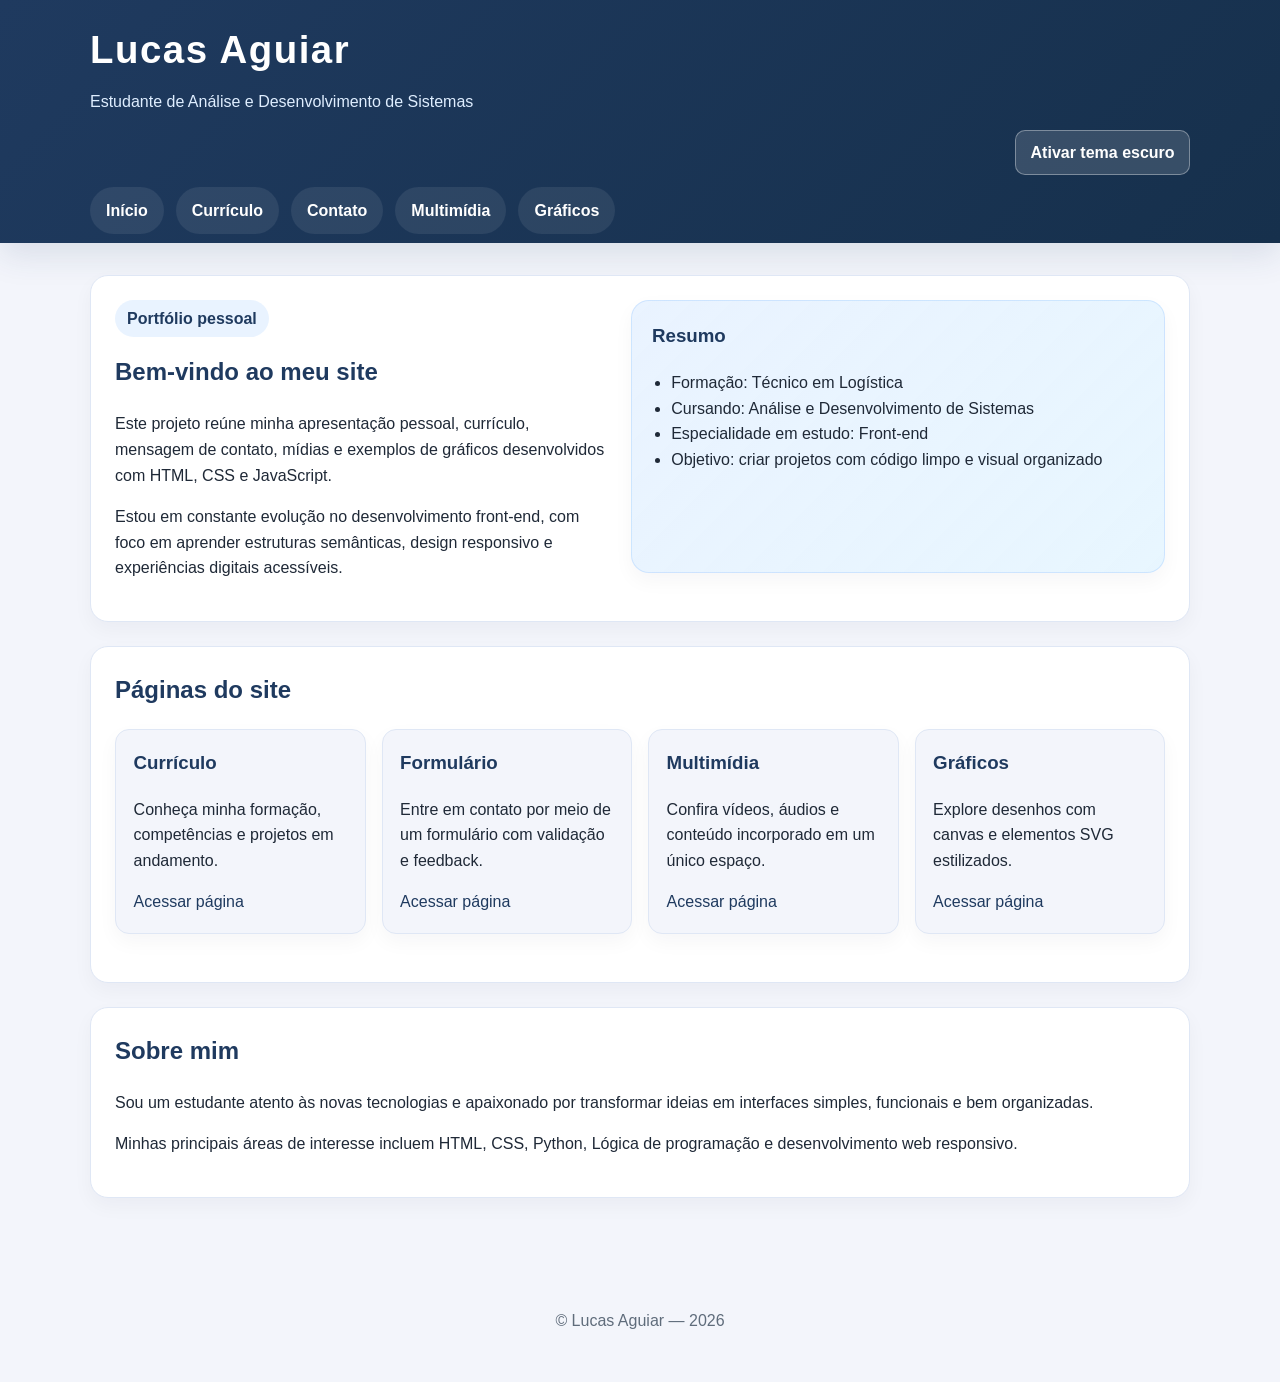
<file: index.html>
<!DOCTYPE html>
<html lang="pt-BR">
  <head>
    <meta charset="UTF-8" />
    <meta name="viewport" content="width=device-width, initial-scale=1.0" />
    <title>Lucas Aguiar | Portfólio</title>
    <link rel="stylesheet" href="css/estilos.css" />
    <script src="js/scripts.js" defer></script>
  </head>
  <body>
    <header class="site-header">
      <div class="container">
        <h1>Lucas Aguiar</h1>
        <p>Estudante de Análise e Desenvolvimento de Sistemas</p>

        <div class="header-actions">
          <button type="button" class="theme-toggle" data-theme-toggle aria-pressed="false">
            Ativar tema escuro
          </button>
          <span class="visually-hidden" data-theme-status aria-live="polite"></span>
        </div>

        <nav aria-label="Menu principal">
          <ul>
            <li><a href="index.html">Início</a></li>
            <li><a href="curriculo.html">Currículo</a></li>
            <li><a href="formulario.html">Contato</a></li>
            <li><a href="multimidia.html">Multimídia</a></li>
            <li><a href="graficos.html">Gráficos</a></li>
          </ul>
        </nav>
      </div>
    </header>

    <main class="container">
      <section class="hero">
        <div>
          <span class="badge">Portfólio pessoal</span>
          <h2>Bem-vindo ao meu site</h2>
          <p>
            Este projeto reúne minha apresentação pessoal, currículo, mensagem de contato,
            mídias e exemplos de gráficos desenvolvidos com HTML, CSS e JavaScript.
          </p>
          <p>
            Estou em constante evolução no desenvolvimento front-end, com foco em
            aprender estruturas semânticas, design responsivo e experiências digitais
            acessíveis.
          </p>
        </div>

        <aside class="callout">
          <h3>Resumo</h3>
          <ul>
            <li>Formação: Técnico em Logística</li>
            <li>Cursando: Análise e Desenvolvimento de Sistemas</li>
            <li>Especialidade em estudo: Front-end</li>
            <li>Objetivo: criar projetos com código limpo e visual organizado</li>
          </ul>
        </aside>
      </section>

      <section>
        <h2>Páginas do site</h2>
        <div class="card-grid">
          <article class="card">
            <h3>Currículo</h3>
            <p>Conheça minha formação, competências e projetos em andamento.</p>
            <a href="curriculo.html">Acessar página</a>
          </article>

          <article class="card">
            <h3>Formulário</h3>
            <p>Entre em contato por meio de um formulário com validação e feedback.</p>
            <a href="formulario.html">Acessar página</a>
          </article>

          <article class="card">
            <h3>Multimídia</h3>
            <p>Confira vídeos, áudios e conteúdo incorporado em um único espaço.</p>
            <a href="multimidia.html">Acessar página</a>
          </article>

          <article class="card">
            <h3>Gráficos</h3>
            <p>Explore desenhos com canvas e elementos SVG estilizados.</p>
            <a href="graficos.html">Acessar página</a>
          </article>
        </div>
      </section>

      <section>
        <h2>Sobre mim</h2>
        <p>
          Sou um estudante atento às novas tecnologias e apaixonado por transformar
          ideias em interfaces simples, funcionais e bem organizadas.
        </p>
        <p>
          Minhas principais áreas de interesse incluem HTML, CSS, Python, Lógica de
          programação e desenvolvimento web responsivo.
        </p>
      </section>
    </main>

    <footer class="site-footer">
      <p>© Lucas Aguiar — 2026</p>
    </footer>
  </body>
</html>
</file>
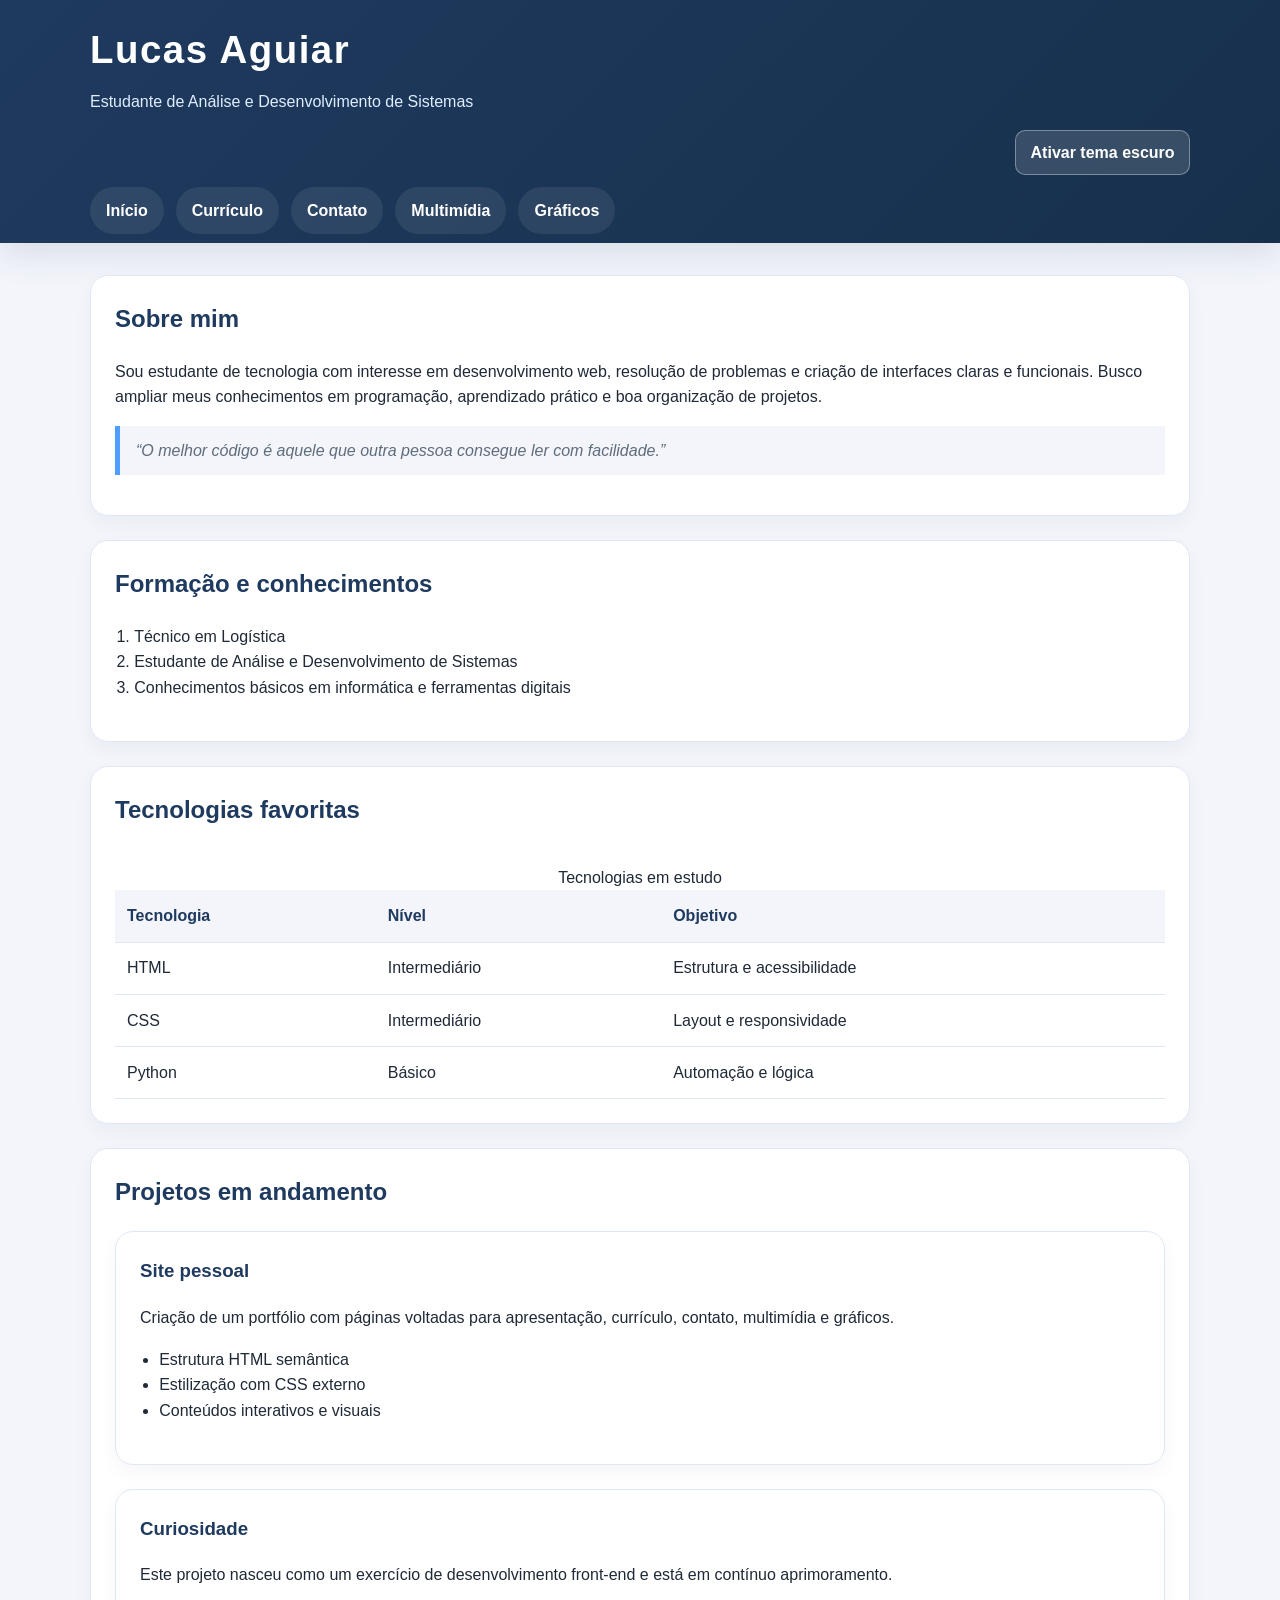
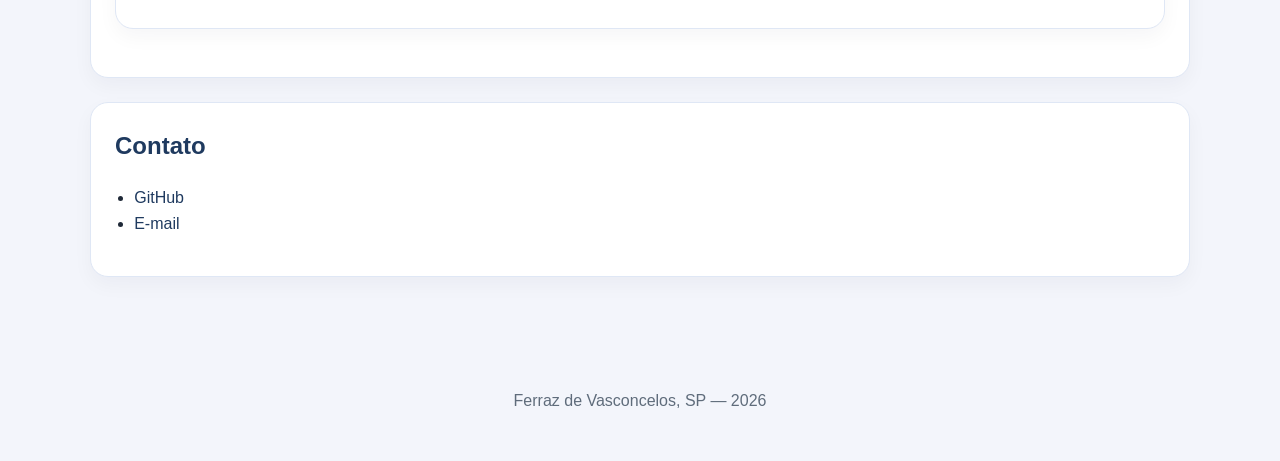
<file: curriculo.html>
<!DOCTYPE html>
<html lang="pt-BR">
  <head>
    <meta charset="UTF-8" />
    <meta name="viewport" content="width=device-width, initial-scale=1.0" />
    <title>Currículo | Lucas Aguiar</title>
    <link rel="stylesheet" href="css/estilos.css" />
    <script src="js/scripts.js" defer></script>
  </head>
  <body>
    <header class="site-header">
      <div class="container">
        <h1>Lucas Aguiar</h1>
        <p>Estudante de Análise e Desenvolvimento de Sistemas</p>

        <div class="header-actions">
          <button type="button" class="theme-toggle" data-theme-toggle aria-pressed="false">
            Ativar tema escuro
          </button>
          <span class="visually-hidden" data-theme-status aria-live="polite"></span>
        </div>

        <nav aria-label="Menu principal">
          <ul>
            <li><a href="index.html">Início</a></li>
            <li><a href="curriculo.html">Currículo</a></li>
            <li><a href="formulario.html">Contato</a></li>
            <li><a href="multimidia.html">Multimídia</a></li>
            <li><a href="graficos.html">Gráficos</a></li>
          </ul>
        </nav>
      </div>
    </header>

    <main class="container">
      <section>
        <h2>Sobre mim</h2>
        <p>
          Sou estudante de tecnologia com interesse em desenvolvimento web, resolução de
          problemas e criação de interfaces claras e funcionais. Busco ampliar meus
          conhecimentos em programação, aprendizado prático e boa organização de projetos.
        </p>
        <blockquote>
          “O melhor código é aquele que outra pessoa consegue ler com facilidade.”
        </blockquote>
      </section>

      <section>
        <h2>Formação e conhecimentos</h2>
        <ol>
          <li>Técnico em Logística</li>
          <li>Estudante de Análise e Desenvolvimento de Sistemas</li>
          <li>Conhecimentos básicos em informática e ferramentas digitais</li>
        </ol>
      </section>

      <section>
        <h2>Tecnologias favoritas</h2>
        <div class="table-wrap">
          <table>
            <caption>Tecnologias em estudo</caption>
            <thead>
              <tr>
                <th scope="col">Tecnologia</th>
                <th scope="col">Nível</th>
                <th scope="col">Objetivo</th>
              </tr>
            </thead>
            <tbody>
              <tr>
                <td>HTML</td>
                <td>Intermediário</td>
                <td>Estrutura e acessibilidade</td>
              </tr>
              <tr>
                <td>CSS</td>
                <td>Intermediário</td>
                <td>Layout e responsividade</td>
              </tr>
              <tr>
                <td>Python</td>
                <td>Básico</td>
                <td>Automação e lógica</td>
              </tr>
            </tbody>
          </table>
        </div>
      </section>

      <section>
        <h2>Projetos em andamento</h2>
        <article>
          <h3>Site pessoal</h3>
          <p>
            Criação de um portfólio com páginas voltadas para apresentação, currículo,
            contato, multimídia e gráficos.
          </p>
          <ul>
            <li>Estrutura HTML semântica</li>
            <li>Estilização com CSS externo</li>
            <li>Conteúdos interativos e visuais</li>
          </ul>
        </article>

        <aside>
          <h3>Curiosidade</h3>
          <p>
            Este projeto nasceu como um exercício de desenvolvimento front-end e está em
            contínuo aprimoramento.
          </p>
        </aside>
      </section>

      <section>
        <h2>Contato</h2>
        <ul>
          <li><a href="https://github.com/LucasGabiru" target="_blank" rel="noopener noreferrer">GitHub</a></li>
          <li><a href="mailto:hgame2176@gmail.com">E-mail</a></li>
        </ul>
      </section>
    </main>

    <footer class="site-footer">
      <p>Ferraz de Vasconcelos, SP — 2026</p>
    </footer>
  </body>
</html>
</file>
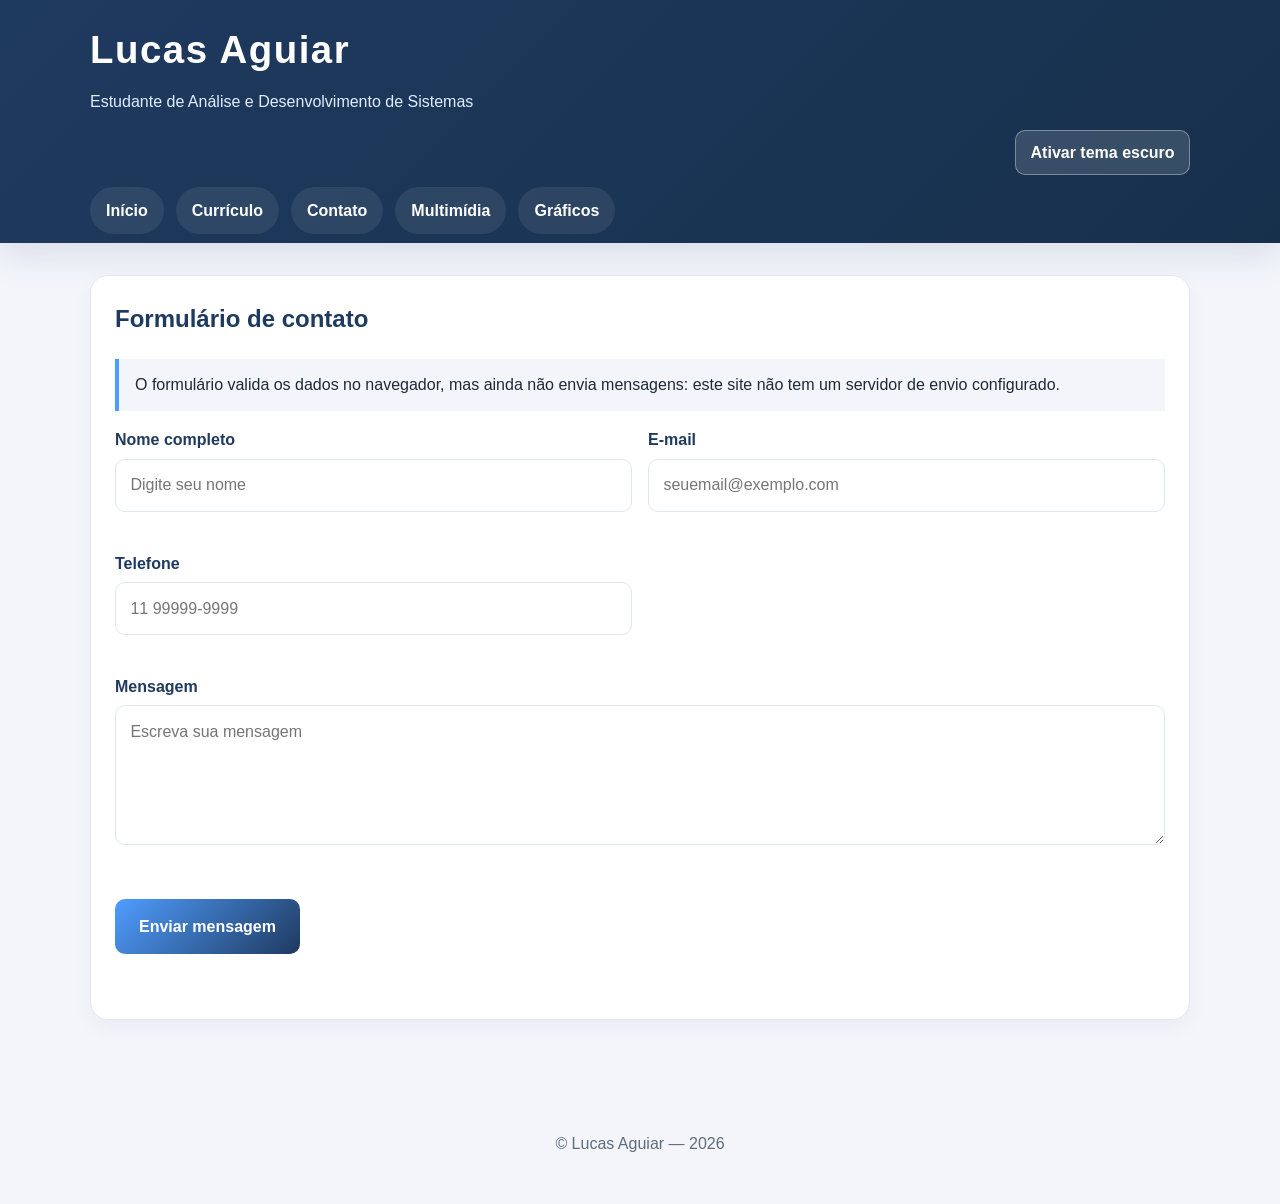
<file: formulario.html>
<!DOCTYPE html>
<html lang="pt-BR">
  <head>
    <meta charset="UTF-8" />
    <meta name="viewport" content="width=device-width, initial-scale=1.0" />
    <title>Contato | Lucas Aguiar</title>
    <link rel="stylesheet" href="css/estilos.css" />
    <script src="js/scripts.js" defer></script>
  </head>
  <body>
    <header class="site-header">
      <div class="container">
        <h1>Lucas Aguiar</h1>
        <p>Estudante de Análise e Desenvolvimento de Sistemas</p>

        <div class="header-actions">
          <button type="button" class="theme-toggle" data-theme-toggle aria-pressed="false">
            Ativar tema escuro
          </button>
          <span class="visually-hidden" data-theme-status aria-live="polite"></span>
        </div>

        <nav aria-label="Menu principal">
          <ul>
            <li><a href="index.html">Início</a></li>
            <li><a href="curriculo.html">Currículo</a></li>
            <li><a href="formulario.html">Contato</a></li>
            <li><a href="multimidia.html">Multimídia</a></li>
            <li><a href="graficos.html">Gráficos</a></li>
          </ul>
        </nav>
      </div>
    </header>

    <main class="container">
      <section>
        <h2>Formulário de contato</h2>
        <p class="form-notice">
          O formulário valida os dados no navegador, mas ainda não envia mensagens: este site não tem um servidor de envio configurado.
        </p>
        <form id="formulario-contato" action="#" method="post" novalidate>
          <div class="form-grid">
            <div>
              <label for="nome">Nome completo</label>
              <input type="text" id="nome" name="nome" placeholder="Digite seu nome" autocomplete="name" required aria-describedby="nome-error" />
              <p class="form-error" id="nome-error"></p>
            </div>

            <div>
              <label for="email">E-mail</label>
              <input type="email" id="email" name="email" placeholder="seuemail@exemplo.com" autocomplete="email" required aria-describedby="email-error" />
              <p class="form-error" id="email-error"></p>
            </div>

            <div>
              <label for="telefone">Telefone</label>
              <input type="tel" id="telefone" name="telefone" pattern="[0-9]{2} [0-9]{5}-[0-9]{4}" placeholder="11 99999-9999" autocomplete="tel" aria-describedby="telefone-error" />
              <p class="form-error" id="telefone-error"></p>
            </div>

            <div class="form-field--full">
              <label for="mensagem">Mensagem</label>
              <textarea id="mensagem" name="mensagem" placeholder="Escreva sua mensagem" minlength="10" required aria-describedby="mensagem-error"></textarea>
              <p class="form-error" id="mensagem-error"></p>
            </div>
          </div>

          <div class="form-actions">
            <button type="submit">Enviar mensagem</button>
          </div>
          <p class="form-status" data-form-status role="status" aria-live="polite"></p>
        </form>
      </section>
    </main>

    <footer class="site-footer">
      <p>© Lucas Aguiar — 2026</p>
    </footer>

  </body>
</html>
</file>
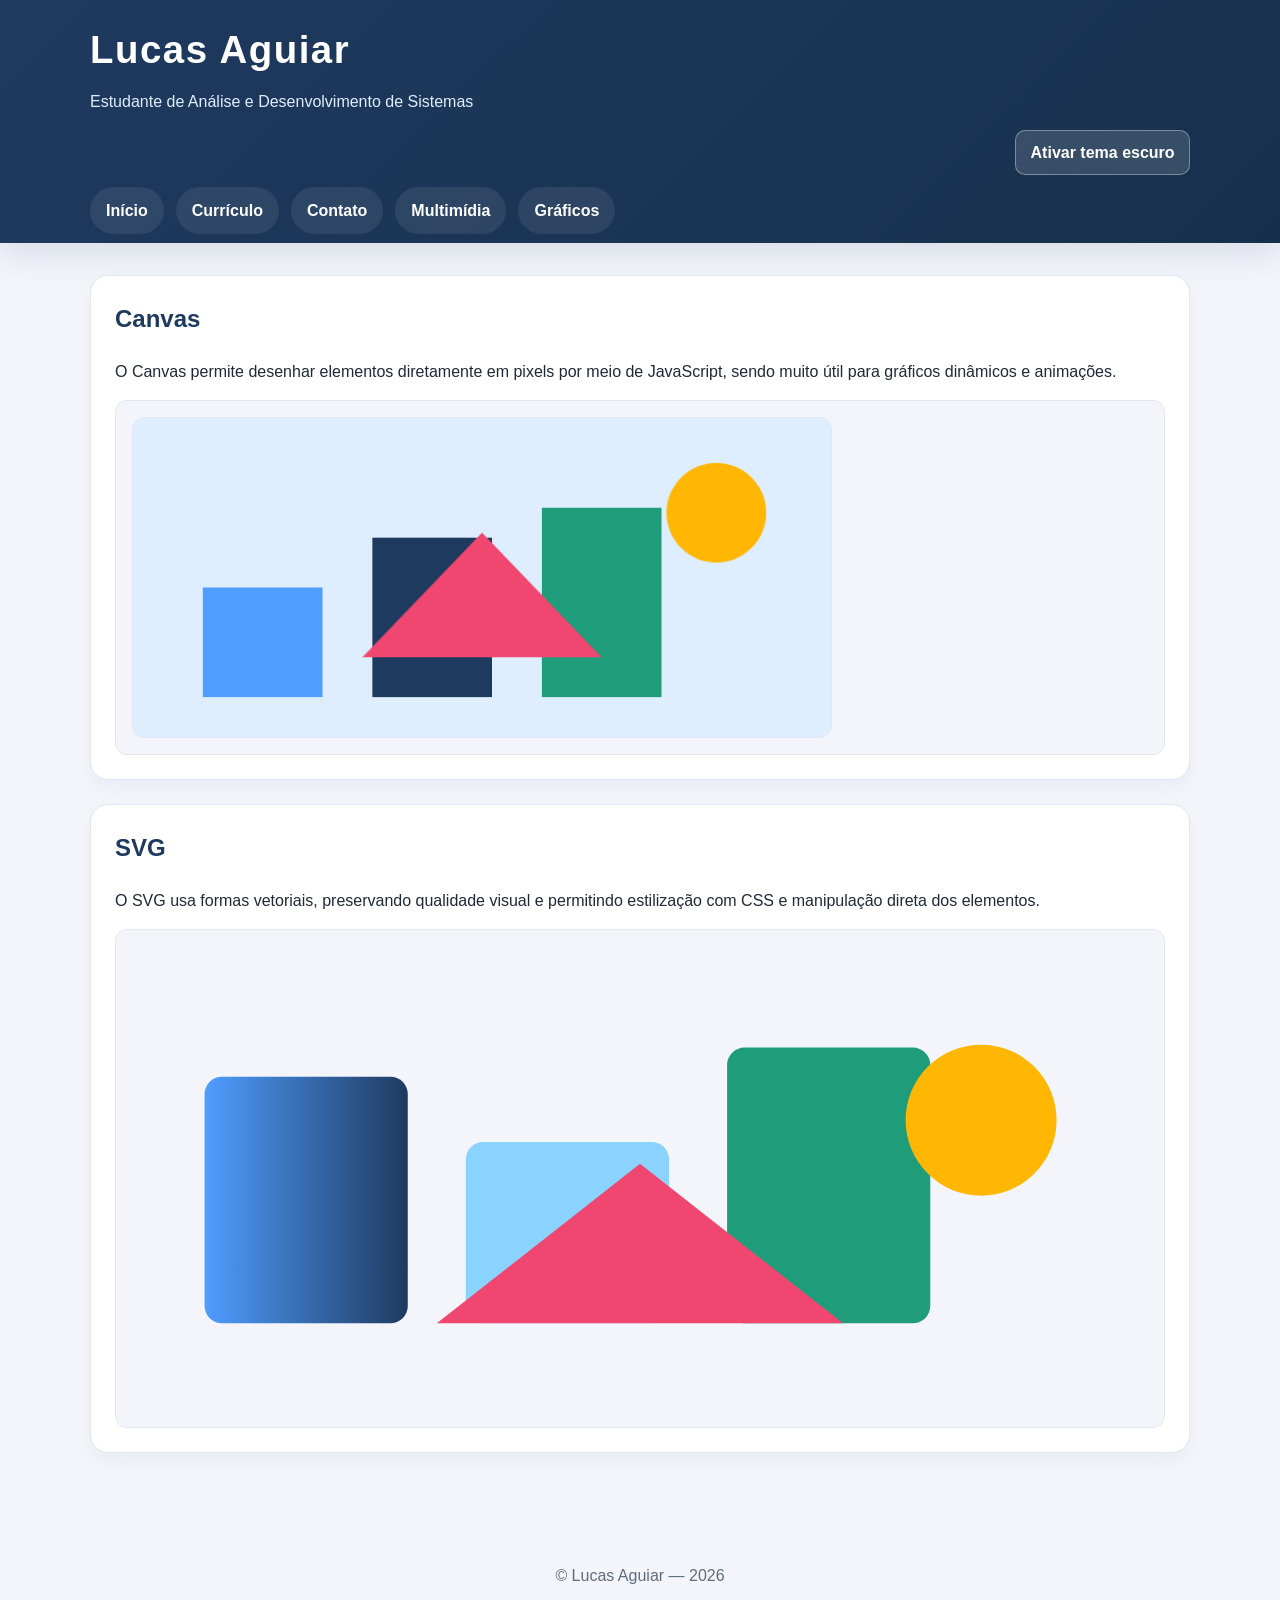
<file: graficos.html>
<!DOCTYPE html>
<html lang="pt-BR">
  <head>
    <meta charset="UTF-8" />
    <meta name="viewport" content="width=device-width, initial-scale=1.0" />
    <title>Gráficos | Lucas Aguiar</title>
    <link rel="stylesheet" href="css/estilos.css" />
    <script src="js/scripts.js" defer></script>
  </head>
  <body>
    <header class="site-header">
      <div class="container">
        <h1>Lucas Aguiar</h1>
        <p>Estudante de Análise e Desenvolvimento de Sistemas</p>

        <div class="header-actions">
          <button type="button" class="theme-toggle" data-theme-toggle aria-pressed="false">
            Ativar tema escuro
          </button>
          <span class="visually-hidden" data-theme-status aria-live="polite"></span>
        </div>

        <nav aria-label="Menu principal">
          <ul>
            <li><a href="index.html">Início</a></li>
            <li><a href="curriculo.html">Currículo</a></li>
            <li><a href="formulario.html">Contato</a></li>
            <li><a href="multimidia.html">Multimídia</a></li>
            <li><a href="graficos.html">Gráficos</a></li>
          </ul>
        </nav>
      </div>
    </header>

    <main class="container">
      <section>
        <h2>Canvas</h2>
        <p>
          O Canvas permite desenhar elementos diretamente em pixels por meio de JavaScript,
          sendo muito útil para gráficos dinâmicos e animações.
        </p>
        <div class="chart-wrap">
          <canvas id="meuCanvas" width="700" height="320" aria-label="Gráfico em canvas"></canvas>
        </div>
      </section>

      <section>
        <h2>SVG</h2>
        <p>
          O SVG usa formas vetoriais, preservando qualidade visual e permitindo estilização
          com CSS e manipulação direta dos elementos.
        </p>

        <div class="chart-wrap">
          <svg viewBox="0 0 700 320" role="img" aria-label="Exemplo de gráfico em SVG" xmlns="http://www.w3.org/2000/svg">
            <defs>
              <linearGradient id="gradBar" x1="0" x2="1">
                <stop offset="0%" stop-color="#4f9dff" />
                <stop offset="100%" stop-color="#1f3a5f" />
              </linearGradient>
            </defs>
            <rect x="50" y="90" width="140" height="170" rx="12" fill="url(#gradBar)" />
            <rect x="230" y="135" width="140" height="125" rx="12" fill="#8bd3ff" />
            <rect x="410" y="70" width="140" height="190" rx="12" fill="#1f9d7a" />
            <circle cx="585" cy="120" r="52" fill="#ffb703" />
            <polygon points="210,260 350,150 490,260" fill="#ef476f" />
          </svg>
        </div>
      </section>
    </main>

    <footer class="site-footer">
      <p>© Lucas Aguiar — 2026</p>
    </footer>

  </body>
</html>
</file>
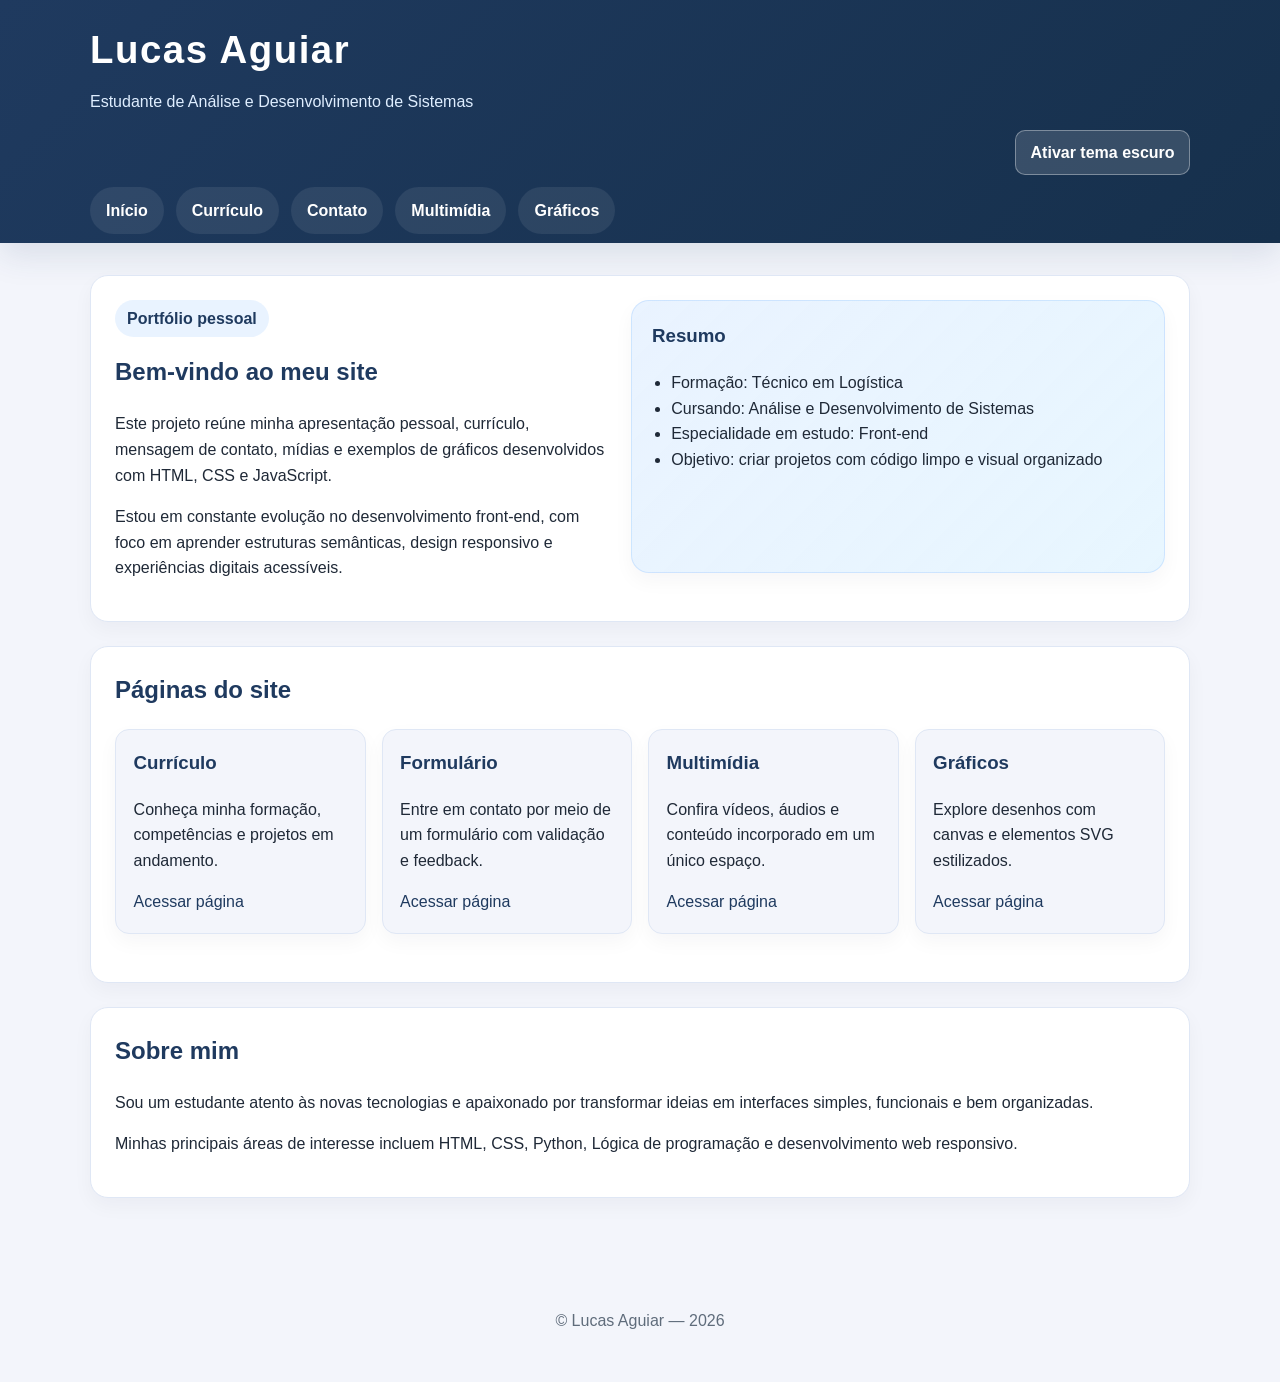
<file: hub.html>
<!DOCTYPE html>
<html lang="pt-BR">
  <head>
    <meta charset="UTF-8" />
    <meta name="viewport" content="width=device-width, initial-scale=1.0" />
    <meta http-equiv="refresh" content="0; url=index.html" />
    <title>Lucas Aguiar | Portfólio</title>
    <link rel="stylesheet" href="css/estilos.css" />
  </head>
  <body>
    <header class="site-header">
      <div class="container">
        <h1>Lucas Aguiar</h1>
        <p>Estudante de Análise e Desenvolvimento de Sistemas</p>
        <nav aria-label="Menu principal">
          <ul>
            <li><a href="index.html">Início</a></li>
            <li><a href="curriculo.html">Currículo</a></li>
            <li><a href="formulario.html">Contato</a></li>
            <li><a href="multimidia.html">Multimídia</a></li>
            <li><a href="graficos.html">Gráficos</a></li>
          </ul>
        </nav>
      </div>
    </header>

    <main class="container">
      <section>
        <h2>Redirecionando para a página inicial...</h2>
        <p>Se a página não abrir automaticamente, clique em <a href="index.html">Início</a>.</p>
      </section>
    </main>

    <footer class="site-footer">
      <p>© Lucas Aguiar — 2026</p>
    </footer>
  </body>
</html>
</file>
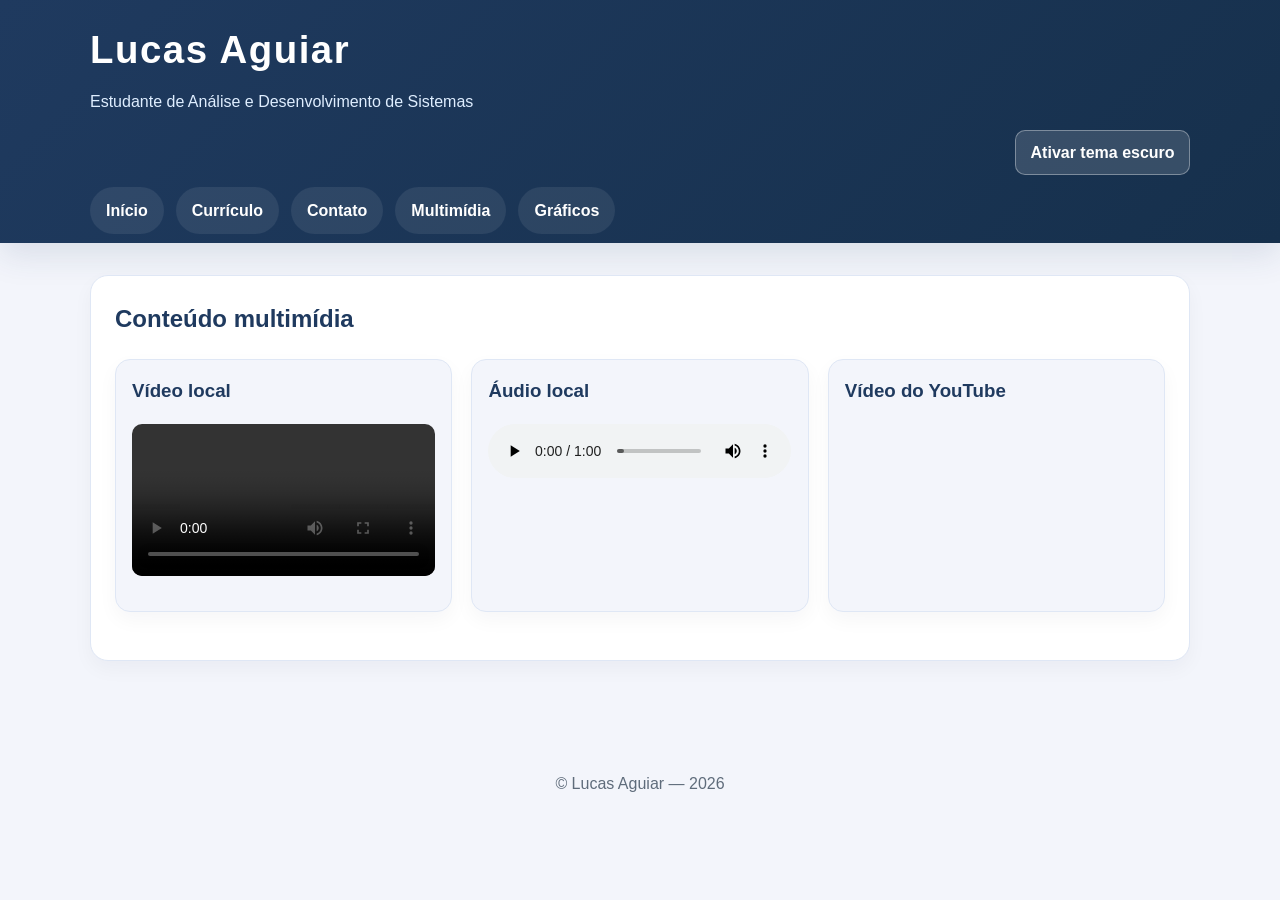
<file: multimidia.html>
<!DOCTYPE html>
<html lang="pt-BR">
  <head>
    <meta charset="UTF-8" />
    <meta name="viewport" content="width=device-width, initial-scale=1.0" />
    <title>Multimídia | Lucas Aguiar</title>
    <link rel="stylesheet" href="css/estilos.css" />
    <script src="js/scripts.js" defer></script>
  </head>
  <body>
    <header class="site-header">
      <div class="container">
        <h1>Lucas Aguiar</h1>
        <p>Estudante de Análise e Desenvolvimento de Sistemas</p>

        <div class="header-actions">
          <button type="button" class="theme-toggle" data-theme-toggle aria-pressed="false">
            Ativar tema escuro
          </button>
          <span class="visually-hidden" data-theme-status aria-live="polite"></span>
        </div>

        <nav aria-label="Menu principal">
          <ul>
            <li><a href="index.html">Início</a></li>
            <li><a href="curriculo.html">Currículo</a></li>
            <li><a href="formulario.html">Contato</a></li>
            <li><a href="multimidia.html">Multimídia</a></li>
            <li><a href="graficos.html">Gráficos</a></li>
          </ul>
        </nav>
      </div>
    </header>

    <main class="container">
      <section>
        <h2>Conteúdo multimídia</h2>
        <div class="media-grid">
          <article class="media-box">
            <h3>Vídeo local</h3>
            <video controls>
              <source src="midias/video.mp4" type="video/mp4" />
              Seu navegador não suporta vídeo.
            </video>
          </article>

          <article class="media-box">
            <h3>Áudio local</h3>
            <audio controls>
              <source src="midias/audio.mp3" type="audio/mpeg" />
              Seu navegador não suporta áudio.
            </audio>
          </article>

          <article class="media-box">
            <h3>Vídeo do YouTube</h3>
            <div class="video-embed">
              <iframe
                src="https://www.youtube.com/embed/N4Q4j1oSdUU"
                title="Vídeo de apresentação"
                allow="accelerometer; autoplay; clipboard-write; encrypted-media; gyroscope; picture-in-picture; web-share"
                allowfullscreen>
              </iframe>
            </div>
          </article>
        </div>
      </section>
    </main>

    <footer class="site-footer">
      <p>© Lucas Aguiar — 2026</p>
    </footer>
  </body>
</html>
</file>
<file: css/estilos.css>
:root {
  --bg: #f3f5fb;
  --panel: #ffffff;
  --primary: #1f3a5f;
  --primary-dark: #16304c;
  --accent: #4f9dff;
  --accent-2: #8bd3ff;
  --text: #1f2937;
  --muted: #5f6c7b;
  --border: #dfe7f5;
  --success: #1f9d7a;
  --shadow: 0 12px 32px rgba(31, 58, 95, 0.12);
}

.form-field--full {
  grid-column: 1 / -1;
}

.form-notice {
  padding: 0.85rem 1rem;
  border-left: 4px solid var(--accent);
  background: var(--bg);
}

.form-error {
  min-height: 1.3em;
  margin: 0.25rem 0 0;
  color: #b42318;
  font-size: 0.9rem;
}

[data-theme="dark"] .form-error {
  color: #ff9a9a;
}

[aria-invalid="true"] {
  border-color: #b42318;
}

.form-status {
  min-height: 1.6em;
  margin: 1rem 0 0;
  color: var(--success);
  font-weight: 700;
}

.visually-hidden {
  position: absolute;
  width: 1px;
  height: 1px;
  padding: 0;
  margin: -1px;
  overflow: hidden;
  clip: rect(0, 0, 0, 0);
  white-space: nowrap;
  border: 0;
}

* {
  box-sizing: border-box;
}

html {
  scroll-behavior: smooth;
}

body {
  margin: 0;
  font-family: Arial, Helvetica, sans-serif;
  line-height: 1.6;
  background: linear-gradient(180deg, var(--bg) 0%, var(--bg) 100%);
  color: var(--text);
}

[data-theme="dark"] {
  color-scheme: dark;
  --bg: #101827;
  --panel: #182338;
  --primary: #b8d8ff;
  --primary-dark: #0b1423;
  --accent: #66b2ff;
  --text: #e6edf7;
  --muted: #b2bfd0;
  --border: #33445d;
  --success: #51d6ad;
  --shadow: 0 12px 32px rgba(0, 0, 0, 0.28);
}

a {
  color: var(--primary);
  text-decoration: none;
}

a:hover,
a:focus {
  text-decoration: underline;
}

img,
video,
iframe,
canvas,
svg {
  max-width: 100%;
  height: auto;
  display: block;
}

.container {
  width: min(1100px, calc(100% - 2rem));
  margin: 0 auto;
}

.site-header {
  background: linear-gradient(135deg, var(--primary) 0%, var(--primary-dark) 100%);
  color: #fff;
  padding: 1.2rem 0 0.6rem;
  box-shadow: var(--shadow);
}

.site-header h1 {
  margin: 0;
  font-size: clamp(2rem, 3vw, 3rem);
  letter-spacing: 0.04em;
}

.site-header p {
  margin: 0.5rem 0 1rem;
  color: #dfeeff;
}

.site-header nav {
  padding-top: 0.75rem;
}

.header-actions {
  display: flex;
  justify-content: flex-end;
  margin-top: 0.75rem;
}

.theme-toggle {
  padding: 0.55rem 0.9rem;
  background: rgba(255, 255, 255, 0.14);
  border: 1px solid rgba(255, 255, 255, 0.35);
}

.theme-toggle:hover,
.theme-toggle:focus {
  background: rgba(255, 255, 255, 0.22);
}

.site-header nav ul {
  list-style: none;
  padding: 0;
  margin: 0;
  display: flex;
  flex-wrap: wrap;
  justify-content: center;
  gap: 0.75rem;
}

.site-header nav a {
  display: inline-block;
  padding: 0.65rem 1rem;
  border-radius: 999px;
  background: rgba(255, 255, 255, 0.08);
  color: #fff;
  font-weight: 700;
  transition: background 0.2s ease, transform 0.2s ease;
}

.site-header nav a:hover,
.site-header nav a:focus {
  background: rgba(255, 255, 255, 0.18);
  text-decoration: none;
  transform: translateY(-1px);
}

main {
  padding: 2rem 0 3rem;
}

section,
article,
aside {
  background: var(--panel);
  border: 1px solid var(--border);
  border-radius: 18px;
  padding: 1.5rem;
  margin-bottom: 1.5rem;
  box-shadow: 0 8px 20px rgba(17, 24, 39, 0.04);
}

.hero {
  display: flex;
  flex-direction: column;
  gap: 1.5rem;
  align-items: center;
}

.hero > * {
  width: 100%;
  min-width: 0;
}

.hero h2,
section h2,
article h3,
aside h3 {
  color: var(--primary);
  margin-top: 0;
}

.badge {
  display: inline-block;
  padding: 0.35rem 0.75rem;
  border-radius: 999px;
  background: rgba(79, 157, 255, 0.12);
  color: var(--primary);
  font-weight: 700;
  margin-bottom: 1rem;
}

.callout {
  background: linear-gradient(135deg, rgba(79, 157, 255, 0.12), rgba(139, 211, 255, 0.2));
  border-radius: 18px;
  padding: 1.25rem;
  border: 1px solid rgba(79, 157, 255, 0.18);
}

.card-grid {
  display: grid;
  grid-template-columns: 1fr;
  gap: 1rem;
}

.card {
  background: var(--bg);
  border: 1px solid var(--border);
  border-radius: 14px;
  padding: 1.1rem;
}

.card h3 {
  margin-top: 0;
  color: var(--primary);
}

ul,
ol {
  padding-left: 1.2rem;
}

table {
  width: 100%;
  min-width: 560px;
  border-collapse: collapse;
  margin-top: 1rem;
}

.table-wrap {
  max-width: 100%;
  overflow-x: auto;
}

th,
td {
  padding: 0.8rem 0.75rem;
  border-bottom: 1px solid var(--border);
  text-align: left;
}

th {
  background: var(--bg);
  color: var(--primary);
}

blockquote {
  margin: 1rem 0;
  padding: 0.75rem 1rem;
  border-left: 5px solid var(--accent);
  background: var(--bg);
  color: var(--muted);
  font-style: italic;
}

.form-grid {
  display: grid;
  grid-template-columns: 1fr;
  gap: 1rem;
}

label {
  display: block;
  margin-bottom: 0.35rem;
  font-weight: 700;
  color: var(--primary);
}

input,
select,
textarea,
button {
  font: inherit;
}

input,
select,
textarea {
  width: 100%;
  border: 1px solid var(--border);
  border-radius: 10px;
  padding: 0.8rem 0.9rem;
  background: #fff;
  color: var(--text);
}

input:focus,
select:focus,
textarea:focus {
  outline: 3px solid rgba(79, 157, 255, 0.2);
  border-color: var(--accent);
}

textarea {
  min-height: 140px;
  resize: vertical;
}

.checkbox-group,
.radio-group {
  display: flex;
  flex-wrap: wrap;
  gap: 1rem;
  margin-top: 0.5rem;
}

.checkbox-group label,
.radio-group label {
  display: inline-flex;
  align-items: center;
  gap: 0.5rem;
  font-weight: 500;
  color: var(--text);
}

.checkbox-group input,
.radio-group input {
  width: auto;
  accent-color: var(--accent);
}

.form-actions {
  margin-top: 1.5rem;
  display: flex;
  justify-content: flex-start;
}

button {
  border: none;
  border-radius: 10px;
  background: linear-gradient(135deg, var(--accent) 0%, var(--primary) 100%);
  color: #fff;
  font-weight: 700;
  padding: 0.9rem 1.5rem;
  cursor: pointer;
  transition: transform 0.2s ease, opacity 0.2s ease;
}

button:hover,
button:focus {
  transform: translateY(-1px);
  opacity: 0.96;
}

.media-grid {
  display: grid;
  grid-template-columns: 1fr;
  gap: 1.2rem;
}

.media-box {
  background: var(--bg);
  border: 1px solid var(--border);
  border-radius: 15px;
  padding: 1rem;
}

.media-box video,
.media-box audio,
.media-box iframe {
  width: 100%;
  border-radius: 10px;
}

.video-embed {
  position: relative;
  width: 100%;
  aspect-ratio: 16 / 9;
  overflow: hidden;
  border-radius: 12px;
}

.video-embed iframe {
  width: 100%;
  height: 100%;
  border: 0;
}

.chart-wrap {
  background: var(--bg);
  border: 1px solid var(--border);
  border-radius: 12px;
  padding: 1rem;
}

svg {
  width: 100%;
  height: auto;
  border-radius: 10px;
}

#meuCanvas {
  width: 100%;
  max-width: 700px;
  height: auto;
  border: 1px solid var(--border);
  border-radius: 12px;
  background: var(--bg);
}

.site-footer {
  padding: 1.4rem 0 2rem;
  text-align: center;
  color: var(--muted);
}

@media (min-width: 40rem) {
  .site-header nav ul {
    justify-content: flex-start;
  }

  .card-grid,
  .form-grid {
    grid-template-columns: repeat(2, minmax(0, 1fr));
  }

  section,
  article,
  aside {
    padding: 1.5rem;
  }
}

@media (min-width: 64rem) {
  .hero {
    flex-direction: row;
    align-items: stretch;
  }

  .hero > * {
    flex: 1 1 0;
  }

  .card-grid {
    grid-template-columns: repeat(4, minmax(0, 1fr));
  }

  .media-grid {
    grid-template-columns: repeat(3, minmax(0, 1fr));
  }
}
</file>
